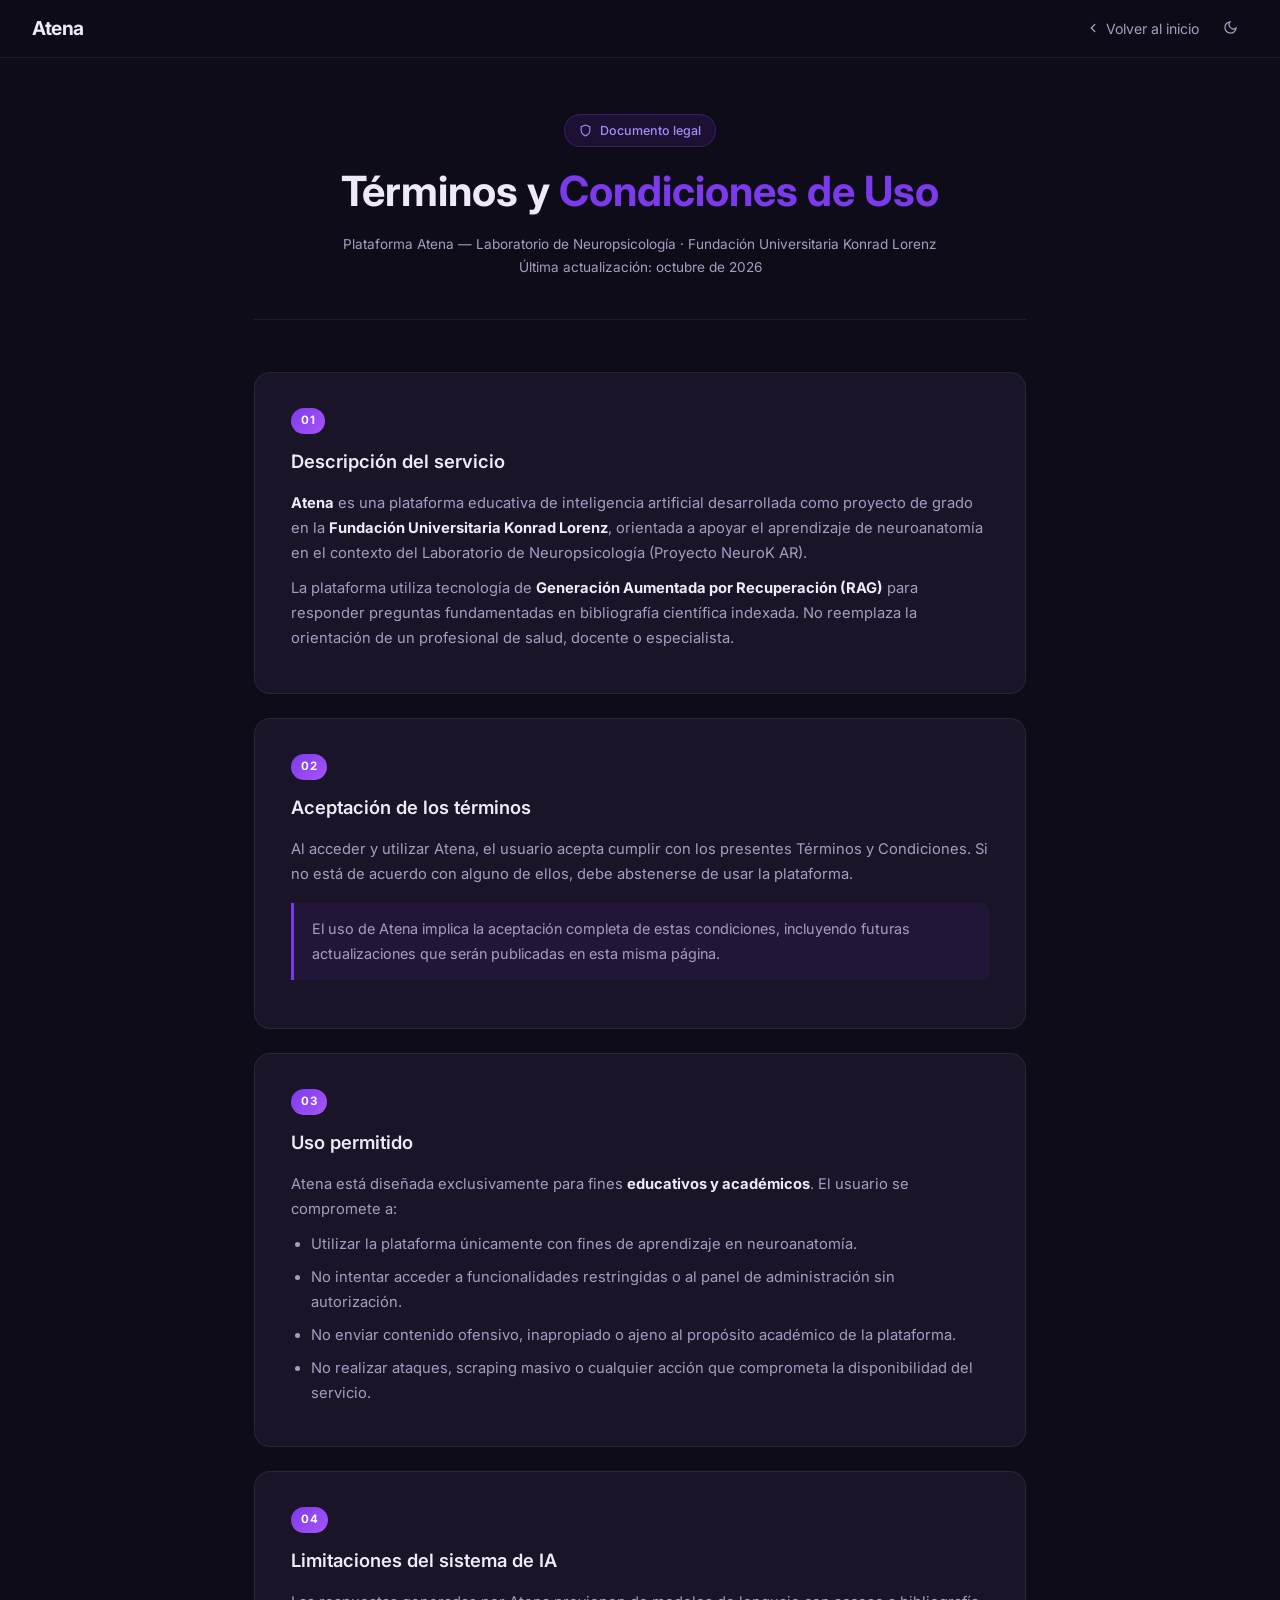
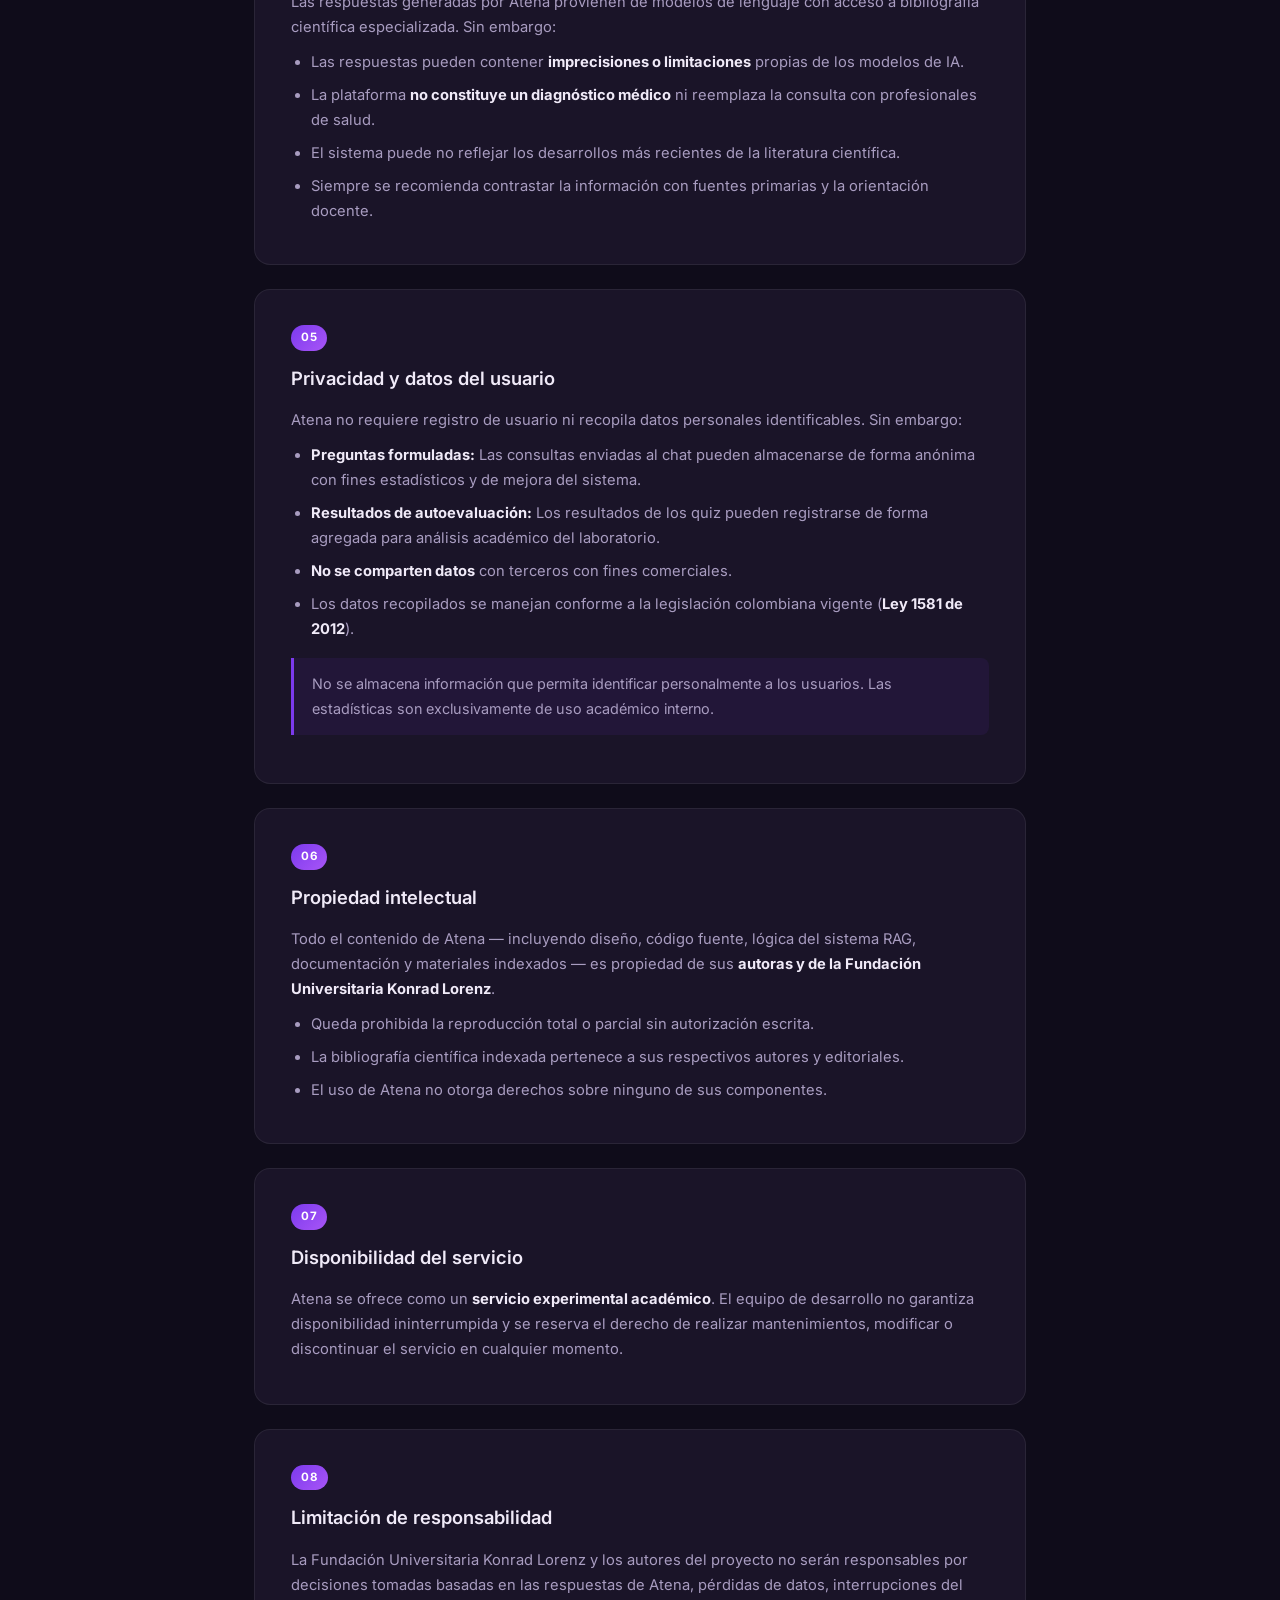
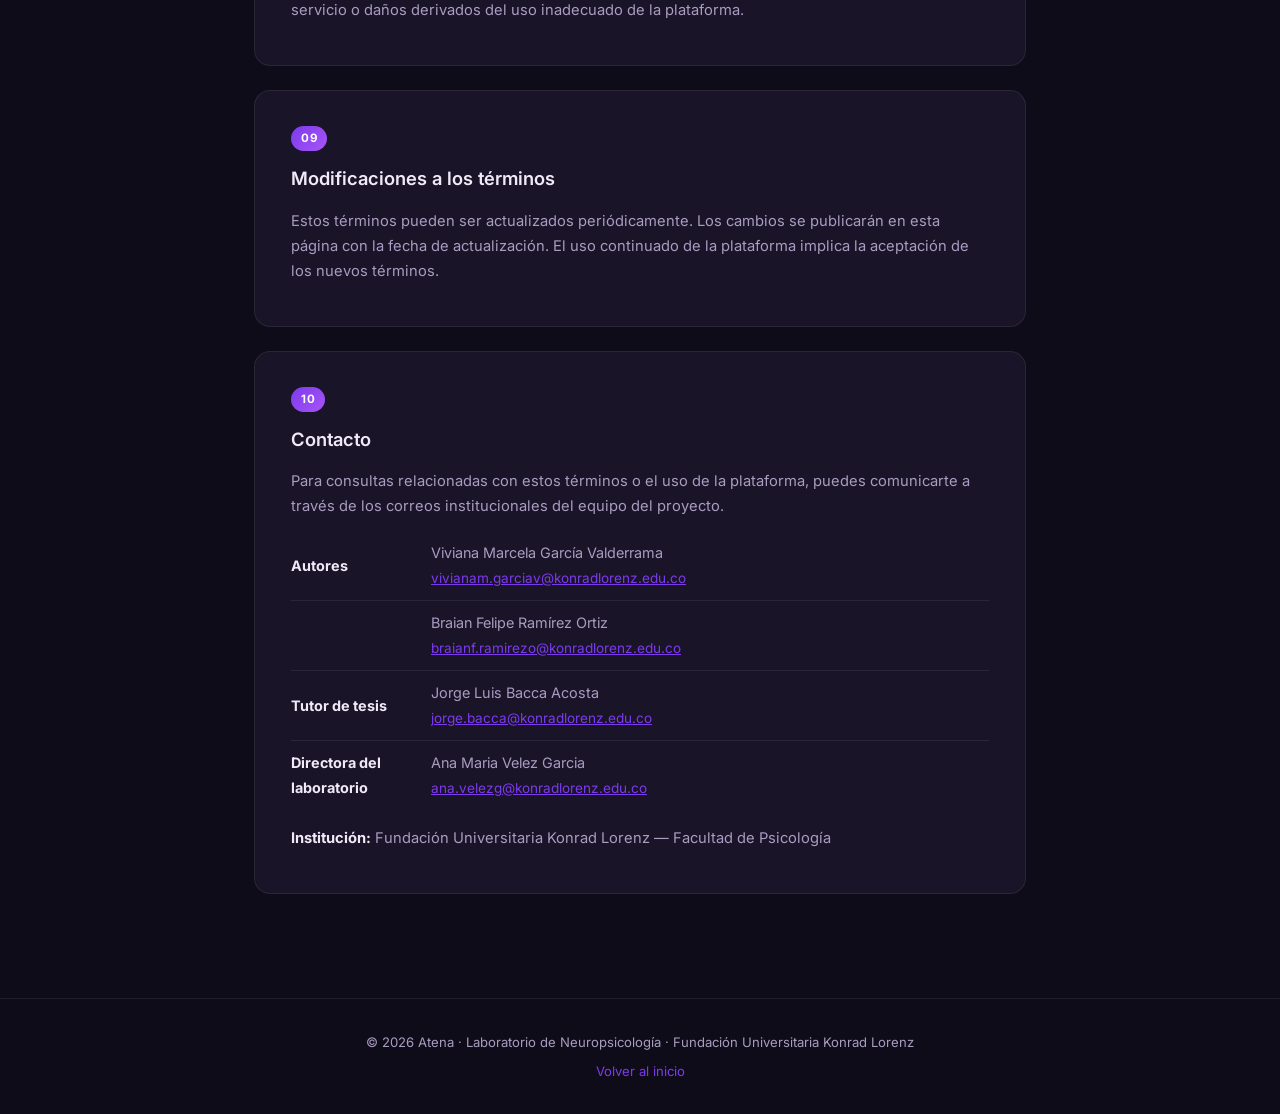
<file: frontend/web/static/terminos.html>
<!DOCTYPE html>
<html lang="es" data-theme="dark">
<head>
  <meta charset="UTF-8" />
  <meta name="viewport" content="width=device-width, initial-scale=1.0" />
  <title>Términos y Condiciones — Atena | Konrad Lorenz</title>
  <meta name="description" content="Términos y condiciones de uso de la plataforma Atena, asistente de neuroanatomía con IA del Laboratorio de Neuropsicología de la Fundación Universitaria Konrad Lorenz." />
  <link rel="preconnect" href="https://fonts.googleapis.com" />
  <link href="https://fonts.googleapis.com/css2?family=Inter:wght@300;400;500;600;700&display=swap" rel="stylesheet" />
  <style>
    :root { --bg-main:#0f0c1a; --bg-card:#1a1428; --border:rgba(255,255,255,0.07); --text-main:#f0eaf8; --text-sub:#a89cc0; --accent:#7c3aed; }
    [data-theme="light"] { --bg-main:#f5f3fa; --bg-card:#ffffff; --border:rgba(74,35,90,0.12); --text-main:#1a1428; --text-sub:#5a4570; --accent:#6d28d9; }
    *{box-sizing:border-box;margin:0;padding:0;}
    body{font-family:'Inter',sans-serif;background:var(--bg-main);color:var(--text-main);min-height:100vh;line-height:1.7;}
    nav{position:sticky;top:0;z-index:100;display:flex;align-items:center;padding:0 32px;height:58px;background:rgba(15,12,26,0.92);backdrop-filter:blur(14px);border-bottom:1px solid var(--border);}
    [data-theme="light"] nav{background:rgba(255,255,255,0.92);}
    .nav-brand{font-weight:700;font-size:1.2rem;color:var(--text-main);text-decoration:none;letter-spacing:-0.5px;}
    .nav-spacer{flex:1;}
    .nav-back{display:flex;align-items:center;gap:6px;color:var(--text-sub);text-decoration:none;font-size:0.88rem;padding:6px 14px;border-radius:8px;transition:all 0.2s;}
    .nav-back:hover{background:var(--bg-card);color:var(--text-main);}
    .theme-btn{background:none;border:none;cursor:pointer;color:var(--text-sub);padding:6px 10px;border-radius:8px;transition:all 0.2s;}
    .theme-btn:hover{color:var(--text-main);background:var(--bg-card);}
    .page-wrap{max-width:820px;margin:0 auto;padding:56px 24px 80px;}
    .page-header{text-align:center;margin-bottom:52px;padding-bottom:40px;border-bottom:1px solid var(--border);}
    .page-badge{display:inline-flex;align-items:center;gap:8px;background:rgba(124,58,237,0.12);border:1px solid rgba(124,58,237,0.3);color:#a78bfa;padding:5px 14px;border-radius:20px;font-size:0.78rem;font-weight:500;margin-bottom:20px;}
    .page-header h1{font-size:clamp(1.8rem,4vw,2.6rem);font-weight:700;line-height:1.2;margin-bottom:16px;}
    .page-header h1 span{color:var(--accent);}
    .page-meta{font-size:0.85rem;color:var(--text-sub);}
    .section{background:var(--bg-card);border:1px solid var(--border);border-radius:16px;padding:32px 36px;margin-bottom:24px;}
    .section-num{display:inline-block;background:linear-gradient(135deg,var(--accent),#a855f7);color:white;font-size:0.72rem;font-weight:700;padding:3px 10px;border-radius:20px;margin-bottom:12px;letter-spacing:0.5px;}
    .section h2{font-size:1.15rem;font-weight:600;margin-bottom:14px;color:var(--text-main);}
    .section p,.section li{font-size:0.92rem;color:var(--text-sub);margin-bottom:10px;}
    .section ul,.section ol{padding-left:20px;}
    .section li{margin-bottom:8px;}
    .section strong{color:var(--text-main);}
    .highlight{background:rgba(124,58,237,0.08);border-left:3px solid var(--accent);border-radius:0 8px 8px 0;padding:14px 18px;margin:16px 0;font-size:0.9rem;color:var(--text-sub);}
    footer{text-align:center;padding:32px 24px;border-top:1px solid var(--border);color:var(--text-sub);font-size:0.82rem;}
    footer a{color:var(--accent);text-decoration:none;}
    footer a:hover{text-decoration:underline;}
  </style>
</head>
<body>
<nav>
  <a href="/" class="nav-brand" translate="no">Atena</a>
  <div class="nav-spacer"></div>
  <a href="/" class="nav-back">
    <svg width="14" height="14" viewBox="0 0 24 24" fill="none" stroke="currentColor" stroke-width="2.2" stroke-linecap="round"><polyline points="15 18 9 12 15 6"/></svg>
    Volver al inicio
  </a>
  <button class="theme-btn" onclick="toggleTheme()" title="Cambiar tema">
    <svg id="icon-moon" width="15" height="15" viewBox="0 0 24 24" fill="none" stroke="currentColor" stroke-width="2" stroke-linecap="round"><path d="M21 12.79A9 9 0 1 1 11.21 3 7 7 0 0 0 21 12.79z"/></svg>
    <svg id="icon-sun" width="15" height="15" viewBox="0 0 24 24" fill="none" stroke="currentColor" stroke-width="2" stroke-linecap="round" style="display:none;"><circle cx="12" cy="12" r="5"/><line x1="12" y1="1" x2="12" y2="3"/><line x1="12" y1="21" x2="12" y2="23"/></svg>
  </button>
</nav>

<div class="page-wrap">
  <div class="page-header">
    <div class="page-badge">
      <svg width="13" height="13" viewBox="0 0 24 24" fill="none" stroke="currentColor" stroke-width="2" stroke-linecap="round"><path d="M12 22s8-4 8-10V5l-8-3-8 3v7c0 6 8 10 8 10z"/></svg>
      Documento legal
    </div>
    <h1>Términos y <span>Condiciones de Uso</span></h1>
    <p class="page-meta">Plataforma Atena — Laboratorio de Neuropsicología · Fundación Universitaria Konrad Lorenz<br>
    Última actualización: octubre de 2026</p>
  </div>

  <div class="section">
    <span class="section-num">01</span>
    <h2>Descripción del servicio</h2>
    <p><strong>Atena</strong> es una plataforma educativa de inteligencia artificial desarrollada como proyecto de grado en la <strong>Fundación Universitaria Konrad Lorenz</strong>, orientada a apoyar el aprendizaje de neuroanatomía en el contexto del Laboratorio de Neuropsicología (Proyecto NeuroK AR).</p>
    <p>La plataforma utiliza tecnología de <strong>Generación Aumentada por Recuperación (RAG)</strong> para responder preguntas fundamentadas en bibliografía científica indexada. No reemplaza la orientación de un profesional de salud, docente o especialista.</p>
  </div>

  <div class="section">
    <span class="section-num">02</span>
    <h2>Aceptación de los términos</h2>
    <p>Al acceder y utilizar Atena, el usuario acepta cumplir con los presentes Términos y Condiciones. Si no está de acuerdo con alguno de ellos, debe abstenerse de usar la plataforma.</p>
    <div class="highlight">El uso de Atena implica la aceptación completa de estas condiciones, incluyendo futuras actualizaciones que serán publicadas en esta misma página.</div>
  </div>

  <div class="section">
    <span class="section-num">03</span>
    <h2>Uso permitido</h2>
    <p>Atena está diseñada exclusivamente para fines <strong>educativos y académicos</strong>. El usuario se compromete a:</p>
    <ul>
      <li>Utilizar la plataforma únicamente con fines de aprendizaje en neuroanatomía.</li>
      <li>No intentar acceder a funcionalidades restringidas o al panel de administración sin autorización.</li>
      <li>No enviar contenido ofensivo, inapropiado o ajeno al propósito académico de la plataforma.</li>
      <li>No realizar ataques, scraping masivo o cualquier acción que comprometa la disponibilidad del servicio.</li>
    </ul>
  </div>

  <div class="section">
    <span class="section-num">04</span>
    <h2>Limitaciones del sistema de IA</h2>
    <p>Las respuestas generadas por Atena provienen de modelos de lenguaje con acceso a bibliografía científica especializada. Sin embargo:</p>
    <ul>
      <li>Las respuestas pueden contener <strong>imprecisiones o limitaciones</strong> propias de los modelos de IA.</li>
      <li>La plataforma <strong>no constituye un diagnóstico médico</strong> ni reemplaza la consulta con profesionales de salud.</li>
      <li>El sistema puede no reflejar los desarrollos más recientes de la literatura científica.</li>
      <li>Siempre se recomienda contrastar la información con fuentes primarias y la orientación docente.</li>
    </ul>
  </div>

  <div class="section">
    <span class="section-num">05</span>
    <h2>Privacidad y datos del usuario</h2>
    <p>Atena no requiere registro de usuario ni recopila datos personales identificables. Sin embargo:</p>
    <ul>
      <li><strong>Preguntas formuladas:</strong> Las consultas enviadas al chat pueden almacenarse de forma anónima con fines estadísticos y de mejora del sistema.</li>
      <li><strong>Resultados de autoevaluación:</strong> Los resultados de los quiz pueden registrarse de forma agregada para análisis académico del laboratorio.</li>
      <li><strong>No se comparten datos</strong> con terceros con fines comerciales.</li>
      <li>Los datos recopilados se manejan conforme a la legislación colombiana vigente (<strong>Ley 1581 de 2012</strong>).</li>
    </ul>
    <div class="highlight">No se almacena información que permita identificar personalmente a los usuarios. Las estadísticas son exclusivamente de uso académico interno.</div>
  </div>

  <div class="section">
    <span class="section-num">06</span>
    <h2>Propiedad intelectual</h2>
    <p>Todo el contenido de Atena — incluyendo diseño, código fuente, lógica del sistema RAG, documentación y materiales indexados — es propiedad de sus <strong>autoras y de la Fundación Universitaria Konrad Lorenz</strong>.</p>
    <ul>
      <li>Queda prohibida la reproducción total o parcial sin autorización escrita.</li>
      <li>La bibliografía científica indexada pertenece a sus respectivos autores y editoriales.</li>
      <li>El uso de Atena no otorga derechos sobre ninguno de sus componentes.</li>
    </ul>
  </div>

  <div class="section">
    <span class="section-num">07</span>
    <h2>Disponibilidad del servicio</h2>
    <p>Atena se ofrece como un <strong>servicio experimental académico</strong>. El equipo de desarrollo no garantiza disponibilidad ininterrumpida y se reserva el derecho de realizar mantenimientos, modificar o discontinuar el servicio en cualquier momento.</p>
  </div>

  <div class="section">
    <span class="section-num">08</span>
    <h2>Limitación de responsabilidad</h2>
    <p>La Fundación Universitaria Konrad Lorenz y los autores del proyecto no serán responsables por decisiones tomadas basadas en las respuestas de Atena, pérdidas de datos, interrupciones del servicio o daños derivados del uso inadecuado de la plataforma.</p>
  </div>

  <div class="section">
    <span class="section-num">09</span>
    <h2>Modificaciones a los términos</h2>
    <p>Estos términos pueden ser actualizados periódicamente. Los cambios se publicarán en esta página con la fecha de actualización. El uso continuado de la plataforma implica la aceptación de los nuevos términos.</p>
  </div>

  <div class="section">
    <span class="section-num">10</span>
    <h2>Contacto</h2>
    <p>Para consultas relacionadas con estos términos o el uso de la plataforma, puedes comunicarte a través de los correos institucionales del equipo del proyecto.</p>
    <table style="width:100%;border-collapse:collapse;margin-top:12px;font-size:0.9rem;">
      <tr style="border-bottom:1px solid var(--border);">
        <td style="padding:10px 0;color:var(--text-sub);width:140px;"><strong style="color:var(--text-main);">Autores</strong></td>
        <td style="padding:10px 0;color:var(--text-sub);">
          Viviana Marcela García Valderrama<br>
          <a href="mailto:vivianam.garciav@konradlorenz.edu.co" style="color:var(--accent);font-size:0.85rem;">vivianam.garciav@konradlorenz.edu.co</a>
        </td>
      </tr>
      <tr style="border-bottom:1px solid var(--border);">
        <td style="padding:10px 0;color:var(--text-sub);"></td>
        <td style="padding:10px 0;color:var(--text-sub);">
          Braian Felipe Ramírez Ortiz<br>
          <a href="mailto:braianf.ramirezo@konradlorenz.edu.co" style="color:var(--accent);font-size:0.85rem;">braianf.ramirezo@konradlorenz.edu.co</a>
        </td>
      </tr>
      <tr style="border-bottom:1px solid var(--border);">
        <td style="padding:10px 0;color:var(--text-sub);"><strong style="color:var(--text-main);">Tutor de tesis</strong></td>
        <td style="padding:10px 0;color:var(--text-sub);">
          Jorge Luis Bacca Acosta<br>
          <a href="mailto:jorge.bacca@konradlorenz.edu.co" style="color:var(--accent);font-size:0.85rem;">jorge.bacca@konradlorenz.edu.co</a>
        </td>
      </tr>
      <tr>
        <td style="padding:10px 0;color:var(--text-sub);"><strong style="color:var(--text-main);">Directora del<br>laboratorio</strong></td>
        <td style="padding:10px 0;color:var(--text-sub);">
          Ana Maria Velez Garcia<br>
          <a href="mailto:ana.velezg@konradlorenz.edu.co" style="color:var(--accent);font-size:0.85rem;">ana.velezg@konradlorenz.edu.co</a>
        </td>
      </tr>
    </table>
    <p style="margin-top:16px;"><strong>Institución:</strong> Fundación Universitaria Konrad Lorenz — Facultad de Psicología</p>
  </div>
</div>

<footer>
  <p>© 2026 Atena · Laboratorio de Neuropsicología · Fundación Universitaria Konrad Lorenz</p>
  <p style="margin-top:6px;"><a href="/">Volver al inicio</a></p>
</footer>

<script>
  const savedTheme = localStorage.getItem('atena_theme') || 'dark';
  document.documentElement.setAttribute('data-theme', savedTheme);
  if (savedTheme === 'light') {
    document.getElementById('icon-moon').style.display = 'none';
    document.getElementById('icon-sun').style.display = 'block';
  }
  function toggleTheme() {
    const current = document.documentElement.getAttribute('data-theme');
    const next = current === 'dark' ? 'light' : 'dark';
    document.documentElement.setAttribute('data-theme', next);
    localStorage.setItem('atena_theme', next);
    document.getElementById('icon-moon').style.display = next === 'dark' ? 'block' : 'none';
    document.getElementById('icon-sun').style.display  = next === 'light' ? 'block' : 'none';
  }
</script>
</body>
</html>
</file>
